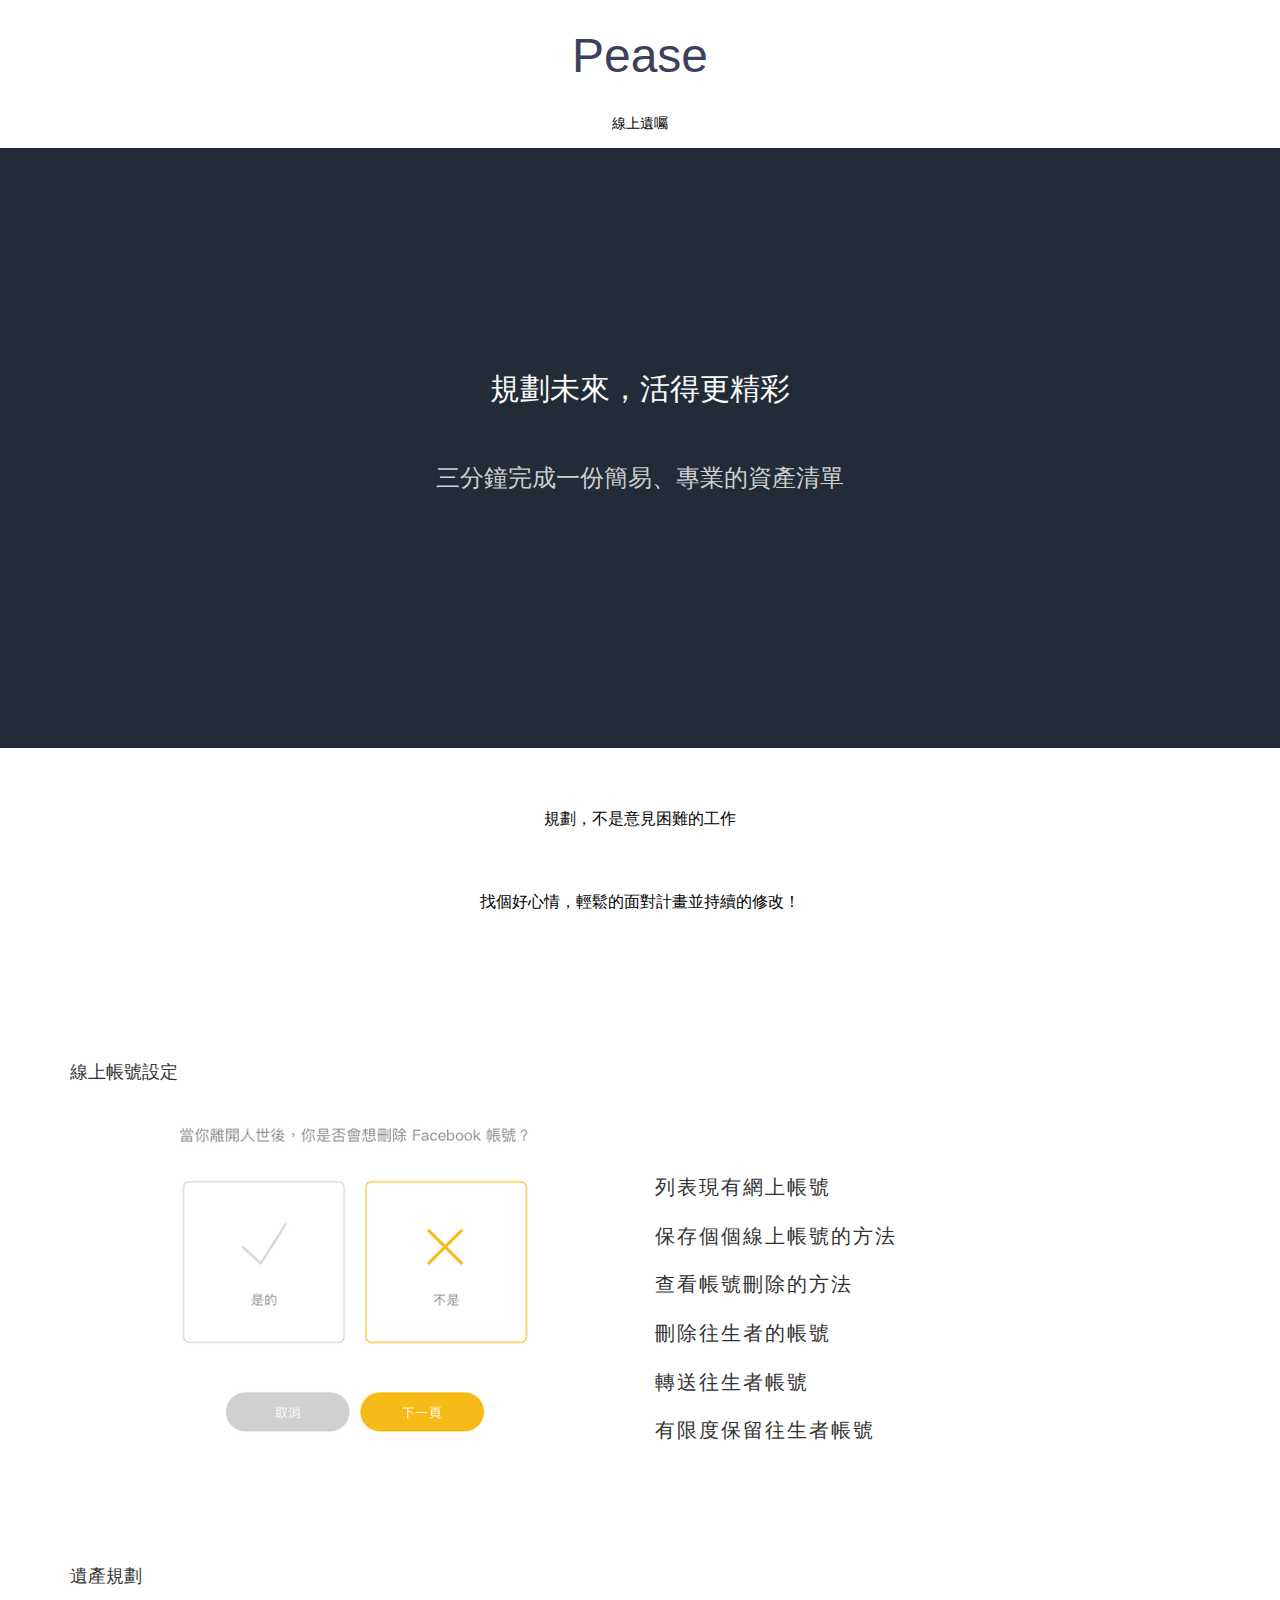
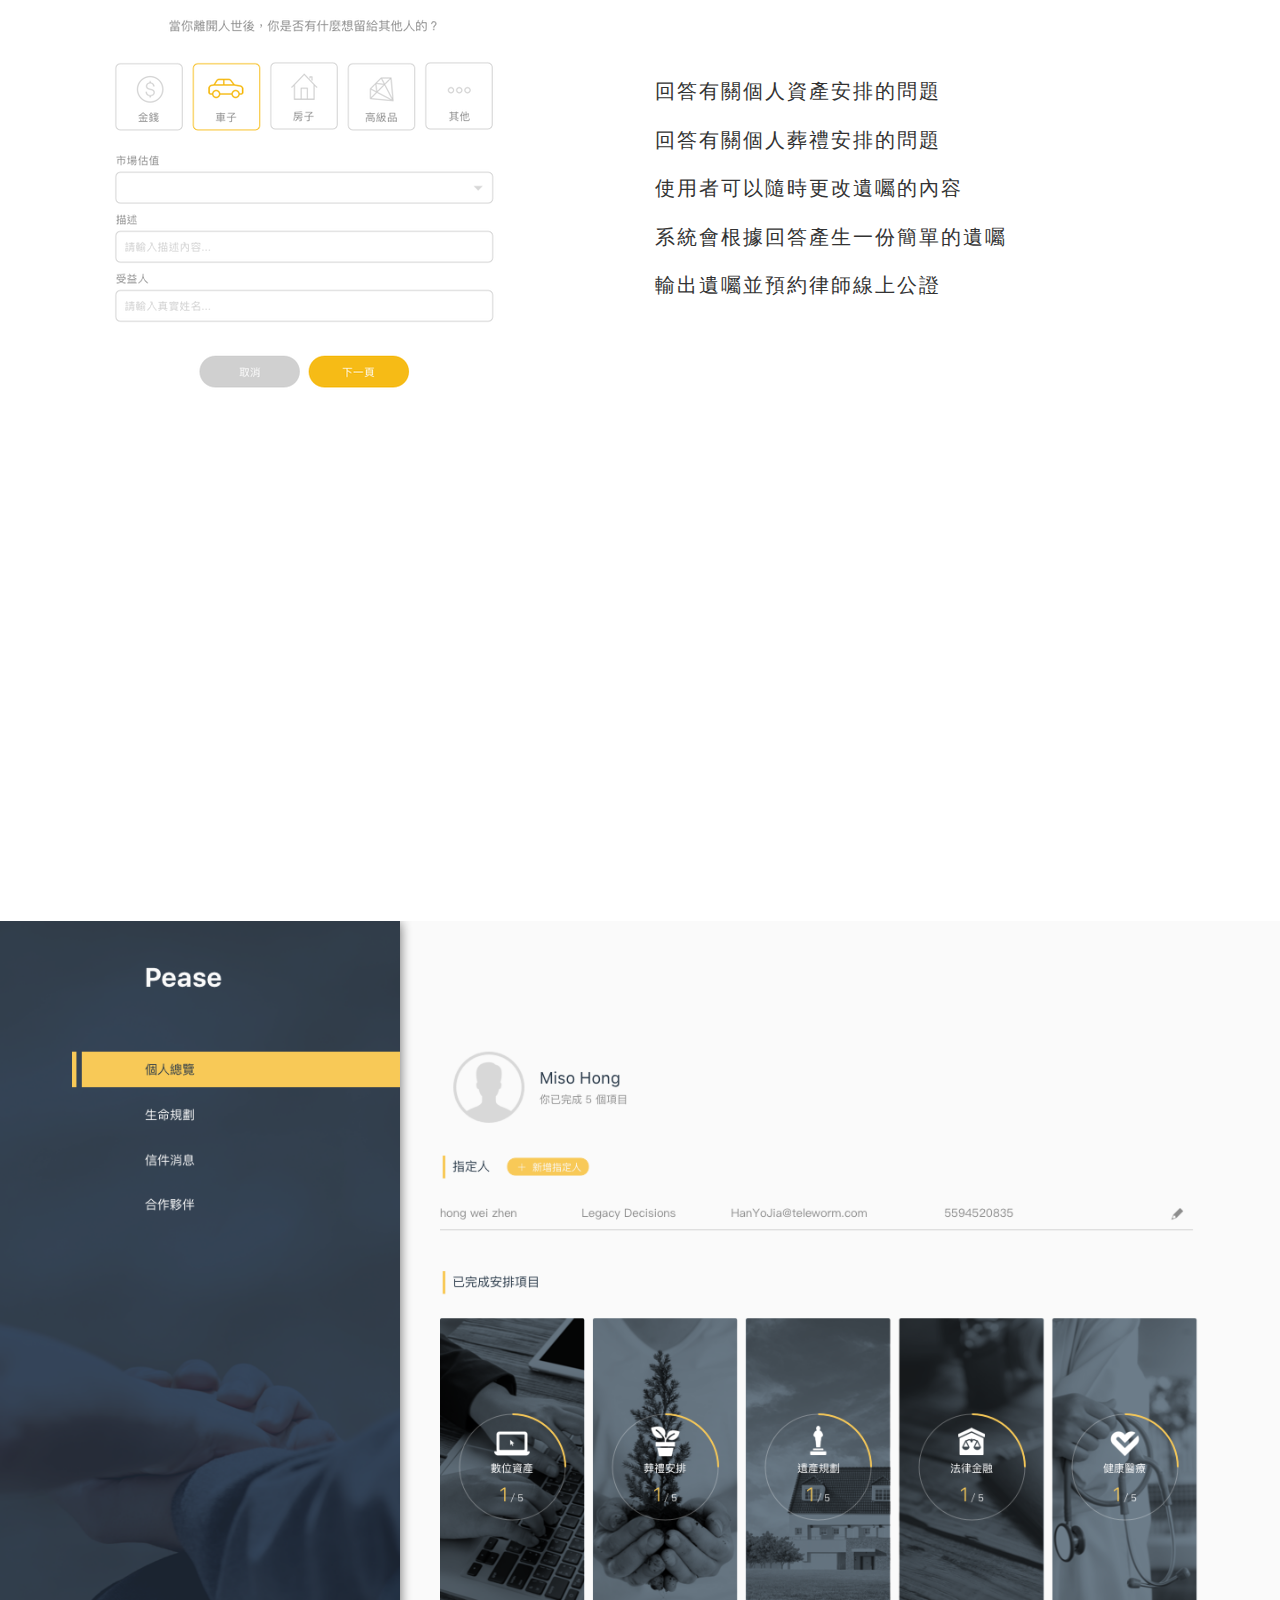
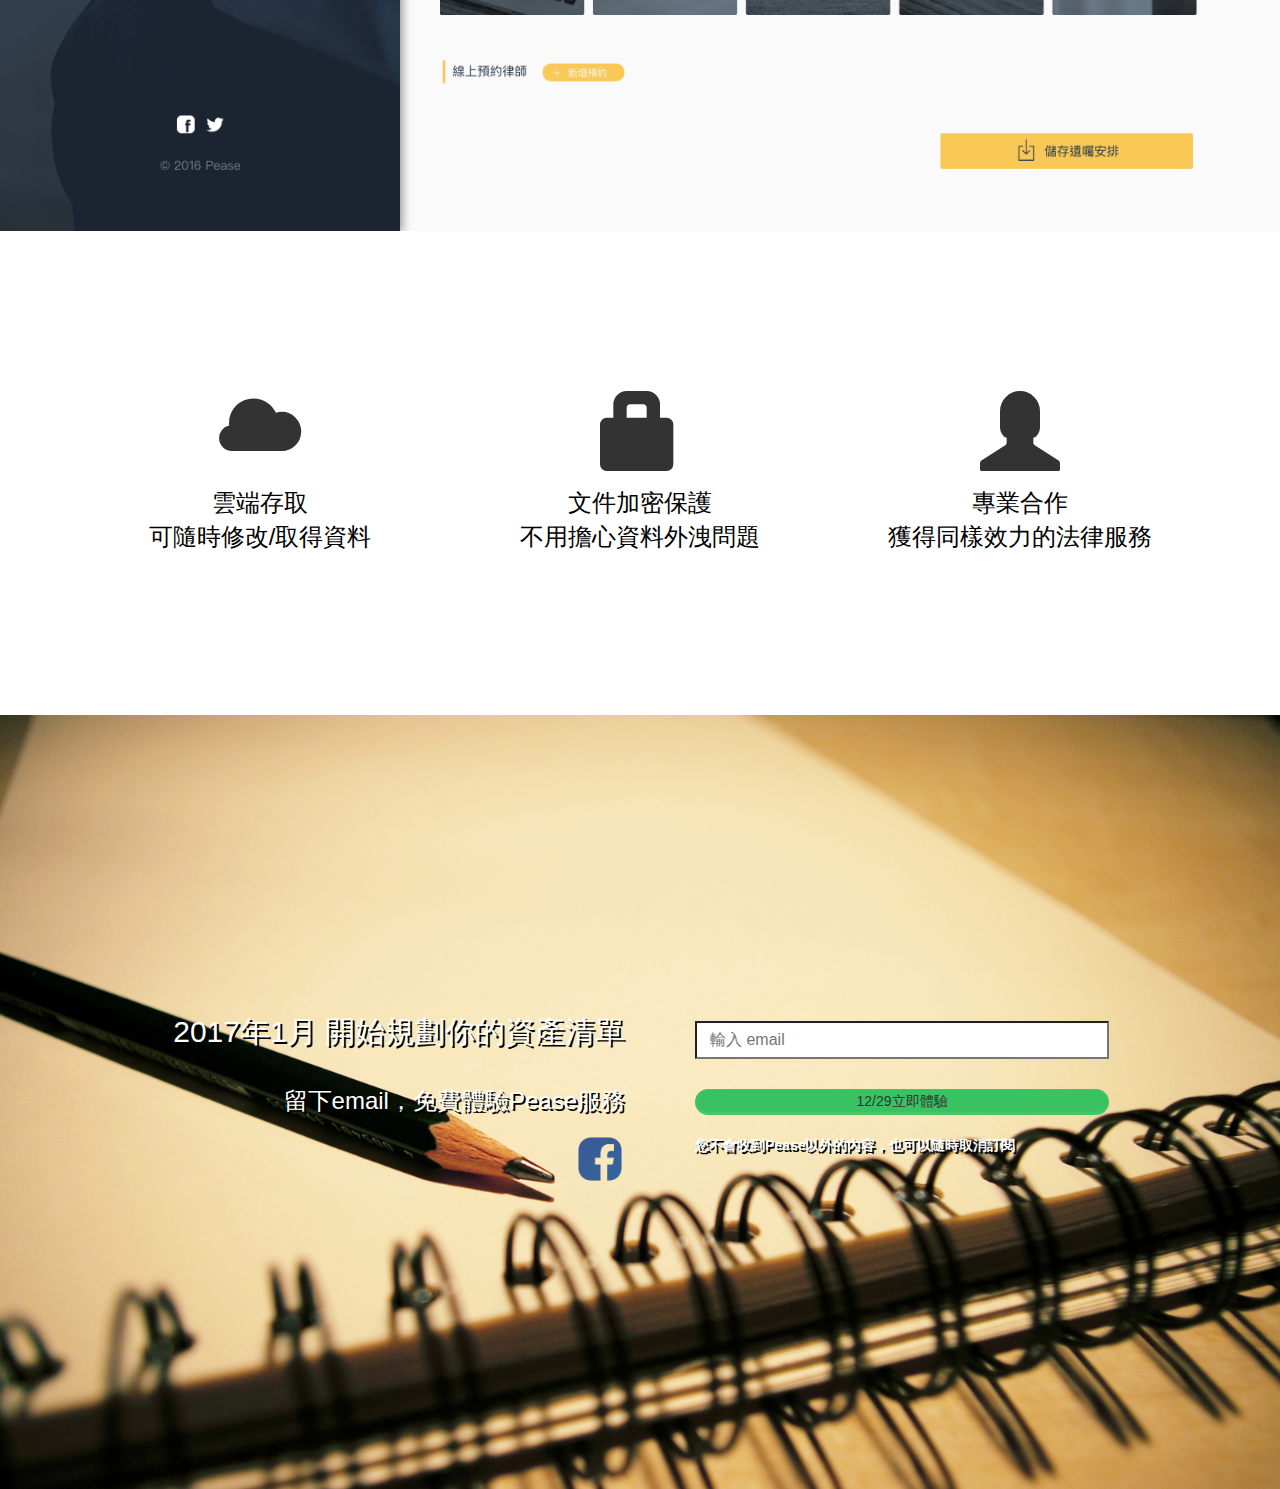
<file: index.html>
<!DOCTYPE html>
<html lang="en">
<head>
	<meta charset="UTF-8">
	<title>Document</title>

	<link rel="stylesheet" href="css/bootstrap.min.css">
	<link rel="stylesheet" href="css/bootstrap-theme.min.css">
	<link rel="stylesheet" href="css/main.css">

	<script src="js/jquery-3.1.1.min.js"></script>
	<script src="js/bootstrap.min.js"></script>
	<script src="js/jquery.min.js"></script>
    <script src="js/jquery.easing.min.js"></script>
    <script src="js/bootstrap.min.js"></script>
    <script src="js/wow.js"></script>
    <script src="js/jquery.bxslider.min.js"></script>
    <script src="js/custom.js"></script>
    <script src="js/main.min.js"></script>

<!-- Facebook Pixel Code -->
<script>
!function(f,b,e,v,n,t,s){if(f.fbq)return;n=f.fbq=function(){n.callMethod?
n.callMethod.apply(n,arguments):n.queue.push(arguments)};if(!f._fbq)f._fbq=n;
n.push=n;n.loaded=!0;n.version='2.0';n.queue=[];t=b.createElement(e);t.async=!0;
t.src=v;s=b.getElementsByTagName(e)[0];s.parentNode.insertBefore(t,s)}(window,
document,'script','https://connect.facebook.net/en_US/fbevents.js');
fbq('init', '1742972929358099');
fbq('track', 'PageView');
fbq('track', 'ViewContent');
fbq('track', 'Lead');
fbq('track', 'CompleteRegistration');
</script>
<noscript><img height="1" width="1" style="display:none"
src="https://www.facebook.com/tr?id=1742972929358099&ev=PageView&noscript=1"
/></noscript>
<!-- DO NOT MODIFY -->
<!-- End Facebook Pixel Code -->

</head>


<body>
	<div id="header">
		<div class="container text-center">
			<h1>Pease</h1>
			<p>線上遺囑</p>
		</div>
	</div>

	<div class="background">
		<h2>規劃未來，活得更精彩</h2>
		<h3>三分鐘完成一份簡易、專業的資產清單</h3>
	</div>
		
	<div class="first container text-center">
		<p>規劃，不是意見困難的工作</p>
		<p>找個好心情，輕鬆的面對計畫並持續的修改！</p>
	</div>

	<div class="second container">
		<h4>線上帳號設定</h4>
		<div class="col-md-6 text-center">
			<img src="image/index-form.png" alt="the fox">
		</div>
		<div class="col-md-6">
			<ul>
				<li>列表現有網上帳號</li>
				<li>保存個個線上帳號的方法</li>
				<li>查看帳號刪除的方法</li>
				<li>刪除往生者的帳號</li>
				<li>轉送往生者帳號</li>
				<li>有限度保留往生者帳號</li>
			</ul>
		</div>
	</div>

	<div class="third container">
		<h4>遺產規劃</h4>
		<div class="col-md-6">
			<img src="image/index-form2.png" alt="the fox">
		</div>

		<div class="col-md-6">
			<ul>
				<li>回答有關個人資產安排的問題</li>
				<li>回答有關個人葬禮安排的問題</li>
				<li>使用者可以隨時更改遺囑的內容</li>
				<li>系統會根據回答產生一份簡單的遺囑</li>
				<li>輸出遺囑並預約律師線上公證</li>
			</ul>
		</div>
	</div>


	<div class="intro">
	</div>

	<div class="fourth container text-center">
		<div class="col-md-4">
			<span class="glyphicon glyphicon-cloud" aria-hidden="true"></span>
			<p>雲端存取</p>
			<p>可隨時修改/取得資料</p>
		</div>

		<div class="col-md-4">
			<span class="glyphicon glyphicon-lock" aria-hidden="true"></span>
			<p>文件加密保護</p>
			<p>不用擔心資料外洩問題</p>
		</div>

		<div class="col-md-4">
			<span class="glyphicon glyphicon-user" aria-hidden="true"></span>
			<p>專業合作</p>
			<p>獲得同樣效力的法律服務</p>
		</div>
	</div>


	<div id="footer">
		<div class="intro2">
			<div class="container">
				<div class="col-md-6 left">
					<h2>2017年1月 開始規劃你的資產清單</h2>
					<h3>留下email，免費體驗Pease服務</h3>
					<a target="_blank" title="find us on Facebook" href="
					https://www.facebook.com/Pease-320641804987691/"><img alt="follow me on facebook" src="image/Facebook.png" border=0></a>
				</div>

				<div class="col-md-6 right">

					<form action="thanks.html" target="popupwindow" method="post" onsubmit="window.open('', 'popupwindow', 'scrollbars=yes,width=350,height=115');return true" style="-moz-box-sizing: border-box;max-width: 500px;margin: 10px auto;padding: 6px 20px">
                        <input placeholder = "輸入 email" type="email" id="mail" name="email" style="-moz-box-sizing: border-box;-webkit-box-sizing: border-box;box-sizing: border-box;color: #000000;font: inherit; text-indent:5px;;line-height: normal;background: #FFFFFF;font-size: 16px;height: auto;outline: 0;padding: 8px;width: 90%;background-color: #FFFFFF;box-shadow: 0 1px 0 rgba(0,0,0,0.03) inset;margin-bottom: 30px; display:block; ">
                        <button class = "signupButton" type="submit" style="border-radius: 100px;width: 90%;border: 1px solid #44c767;background-color:#3ac162;border-width: 1px 1px 3px;overflow: visible;margin-bottom: 20px;text-transform: none;cursor: pointer;">12/29立即體驗</button>
                        <label for="mail" style="-moz-box-sizing: border-box;-webkit-box-sizing: border-box;box-sizing: border-box;display: block;margin-bottom: 8px; color:white;text-shadow:2px 2px black">您不會收到Pease以外的內容，也可以隨時取消訂閱</label>
                        </fieldset>
                    </form>
				</div>
			</div>
		</div>
	
			
	</div>
</body>
</html>

<script>
	$(document).ready(function(){
		$('.signupButton').click(function(){

		});
	});
</script>
</file>
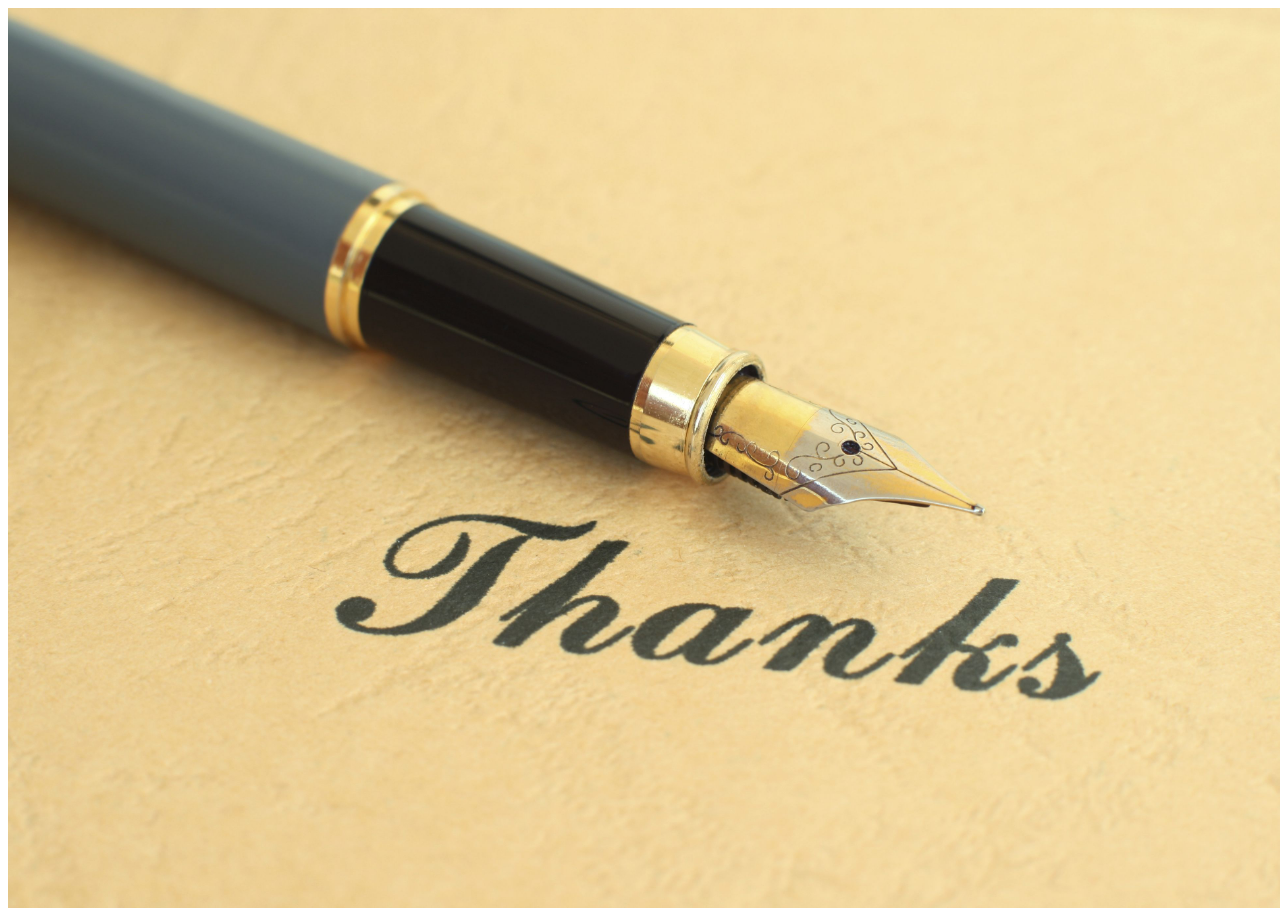
<file: thanks.html>
<!DOCTYPE html>
<html lang="en">
<head>
	<meta charset="UTF-8">
	<title>Document</title>

	<link rel="stylesheet" href="css/main.css">
</head>
<body>

	<div id="thank">
		<img src="image/thanks.jpg" alt="">
	</div>
		
</body>
</html>
</file>
<file: css/main.css>
h1, h2, h3, h4, h5, h6, p , ul {
	margin: 0 ;
}

p {
	color: #000;
}

ul {
	list-style-type: none; 
}

#header h1 {
	margin: 30px 0px;
	color: #3D3F5D;
	font-size: 48px;
}

#header p {
	margin: 15px 0px;
}

.background {
	position: relative;
	height: 600px;
	background-color: #232B38;
}

.background h2 {
	position: absolute;
	top: 40%;
	left: 50%;
	transform: translate(-50%, -50%);
	color: #fff;
}

.background h3 {
	position: absolute;
	top: 55%;
	left: 50%;
	transform: translate(-50%, -50%);
	color: #CFCFCF;
}


.first {
	margin-bottom: 90px;
}

.first p {
	margin: 60px 0px;
	font-size: 16px;
}

.second {
	margin-bottom: 90px;
}

.second ul {
	margin-top: 80px;
	padding-left: 0px;
}

.second li {
	padding: 10px 0px;
	font-size: 20px;
	letter-spacing: 2px;
}



.third ul {
	margin-top: 80px;
	padding-left: 0px;
}

.third li {
	padding: 10px 0px;
	font-size: 20px;
	letter-spacing: 2px;
}

.third {
	margin-bottom: 50px;
}

.fourth {
	margin: 160px auto;
}

.fourth span {
	font-size: 80px;
	margin-bottom: 15px;
}

.fourth p {
	font-size: 24px;
}

.intro  {
	padding:680px 0;
	background-image: url('../image/876371106.png');   /*  背景用圖片的基本設定  */
	background-size: cover;                                        /*  背景圖展開成block的大小 */ 
	background-position: 50% 100%;                                   
	background-repeat: no-repeat;                                  /*   背景圖不重複    */
	color: white; 
	background-size: 100%;
	width :100%;                                                  
}


.intro2  {
	padding:300px 0;
	background-image: url('../image/notepad.jpg');   /*  背景用圖片的基本設定  */
	background-size: cover;                                        /*  背景圖展開成block的大小 */ 
	background-position: 50% 50%;                                   
	background-repeat: no-repeat; 
	background-size:                                 /*   背景圖不重複    */
	color: white; 
	width :100%;                                                  
}

#footer h2 {
	color: #fff;
	margin-bottom: 40px;
	text-shadow: 2px 2px black;
}


#footer h3 {
	color: #fff;
	text-shadow: 2px 2px black;
}

#footer .container {
	position:relative;
}

#footer a img {
	margin-top: 20px;
	color: #000;
	width: 50px;
	height: 50px;
}

#thank img {
	width: 100vw;
	height: 100vh;
}

#footer .left  {
	text-align: right;
}

#footer .right {
	top: -10px;
}
</file>
